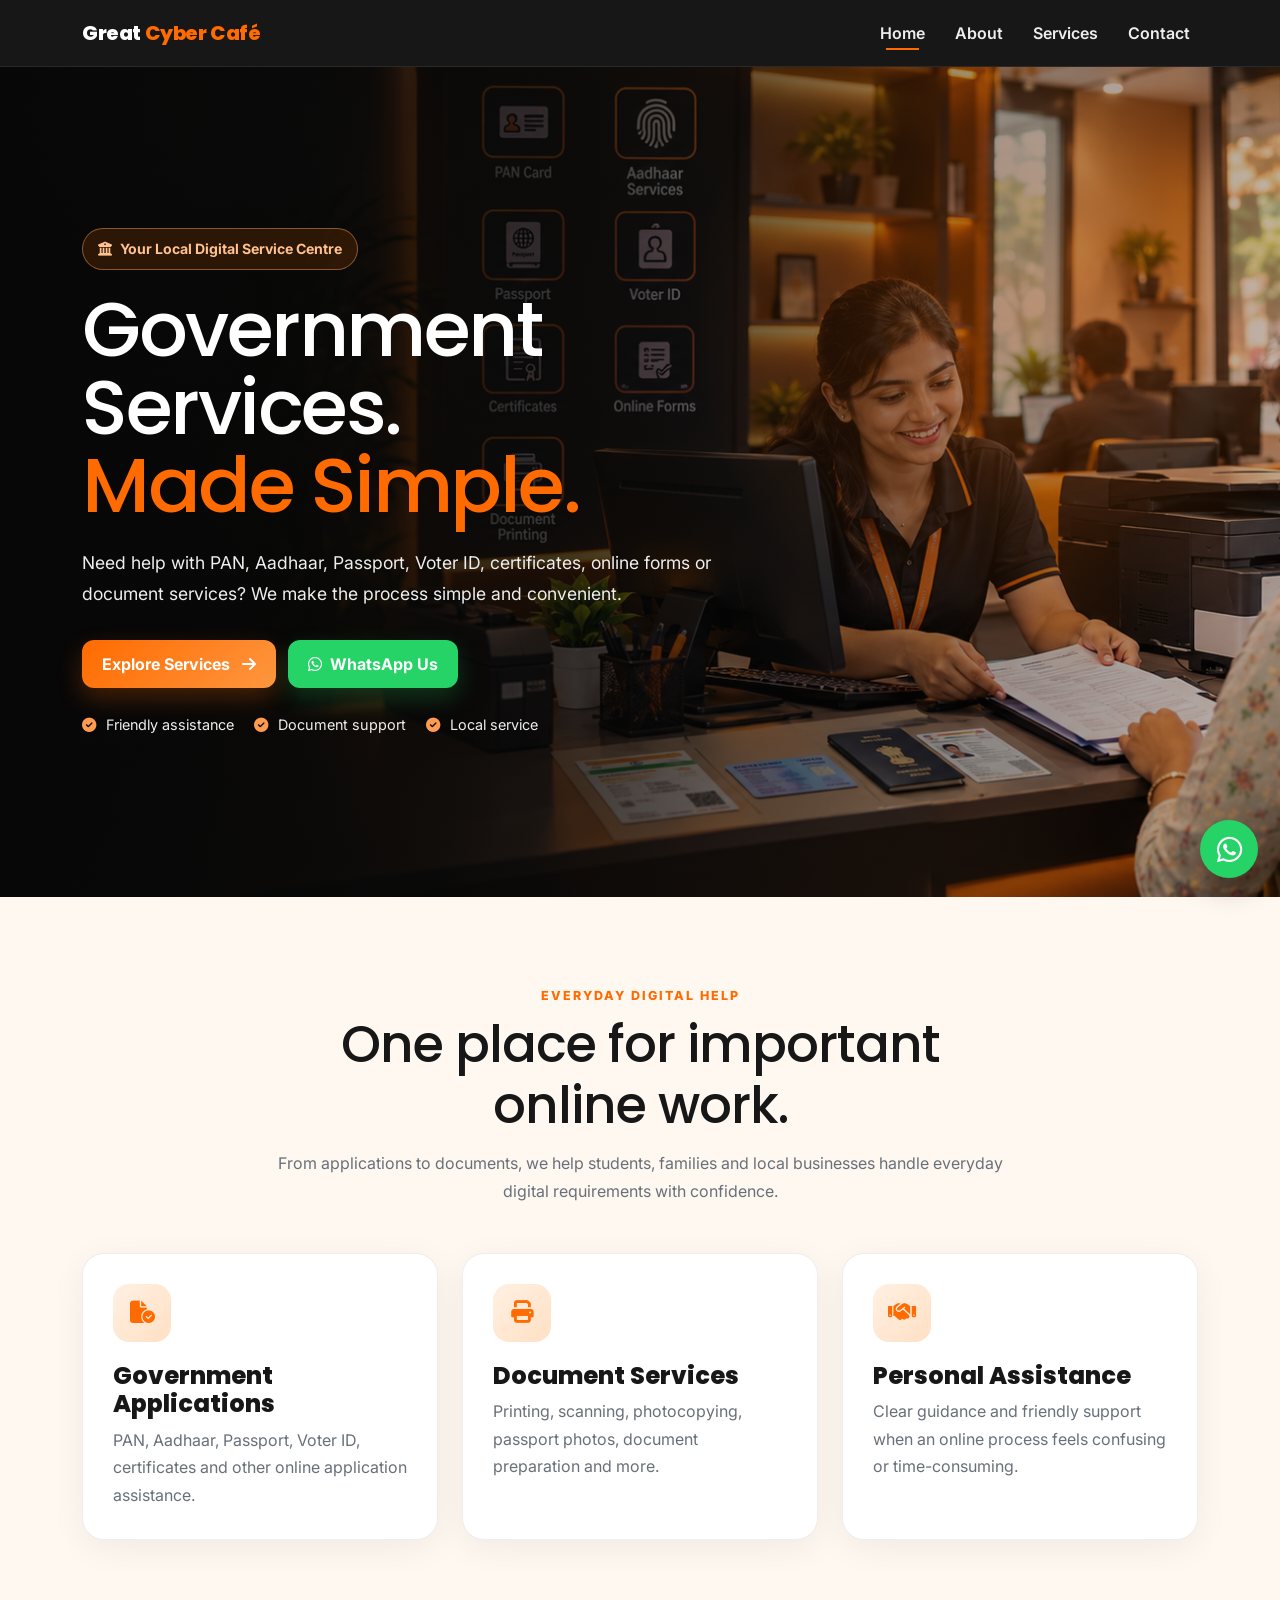
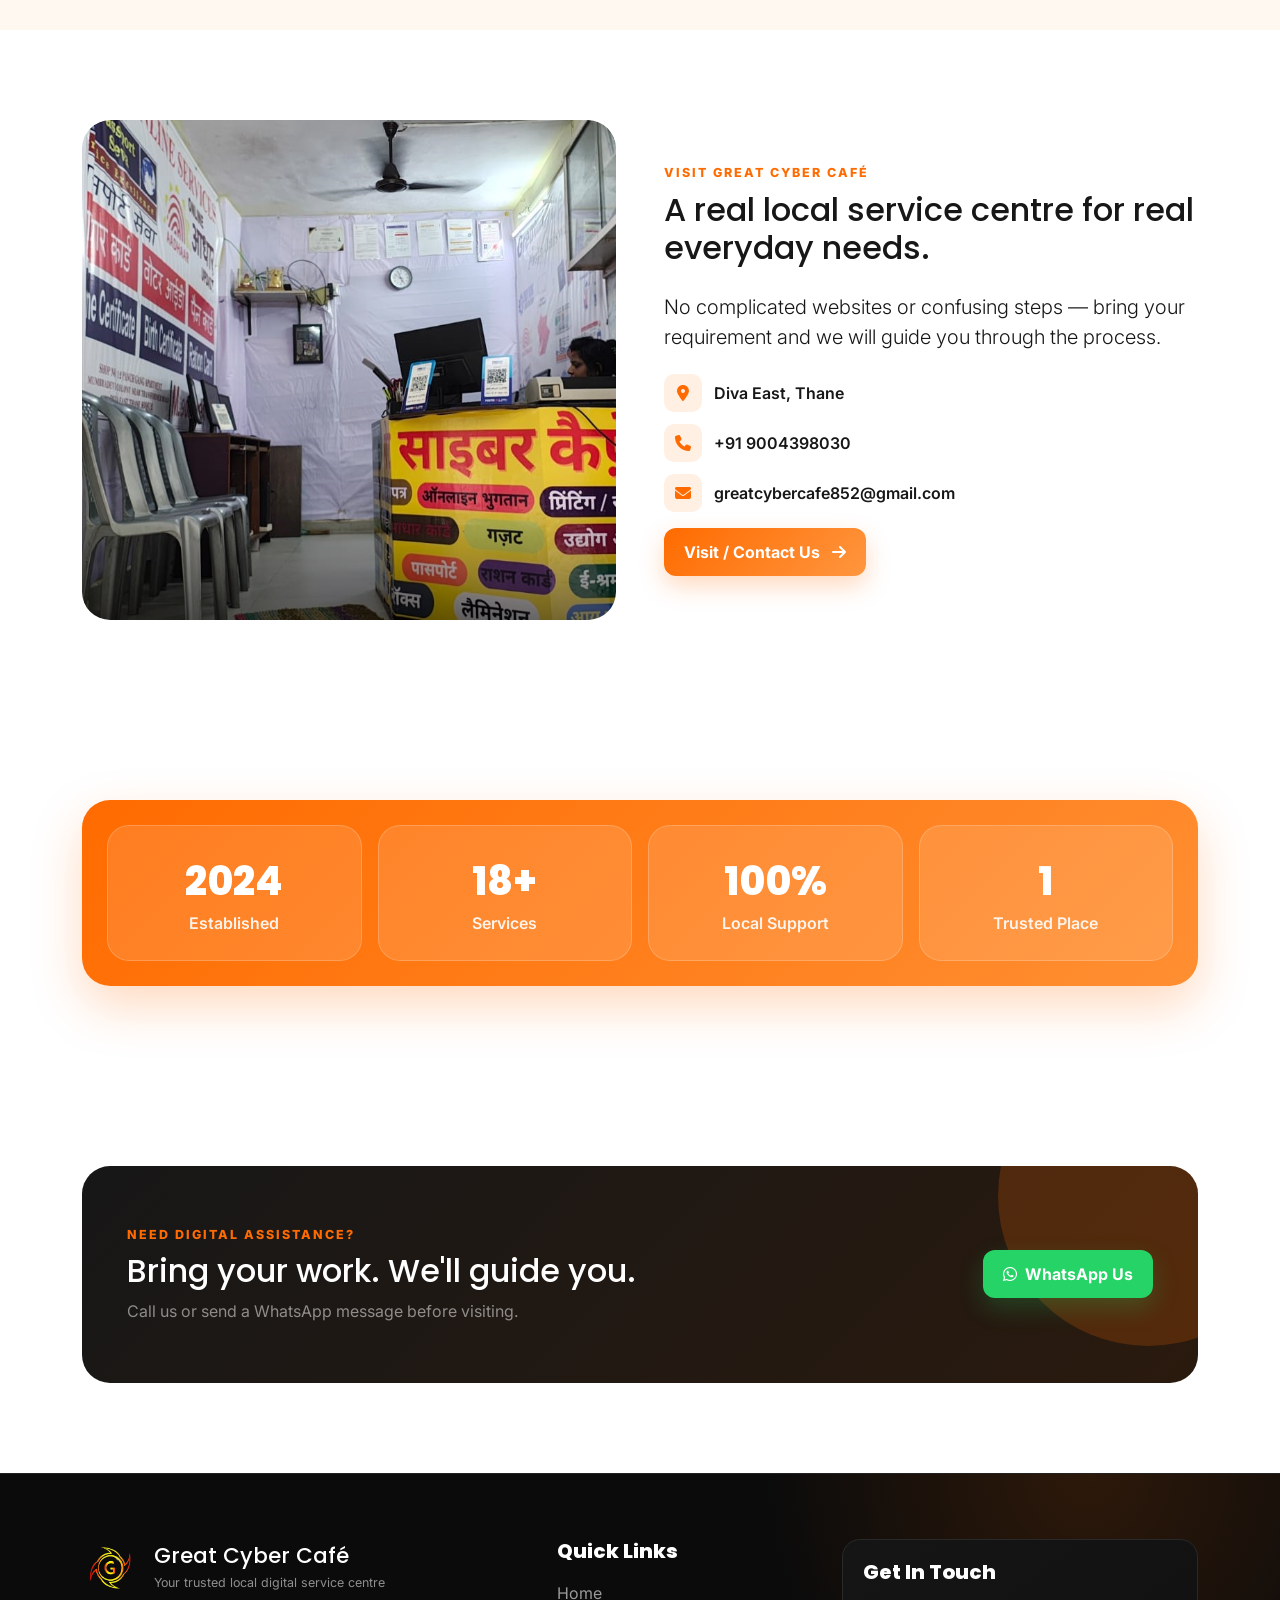
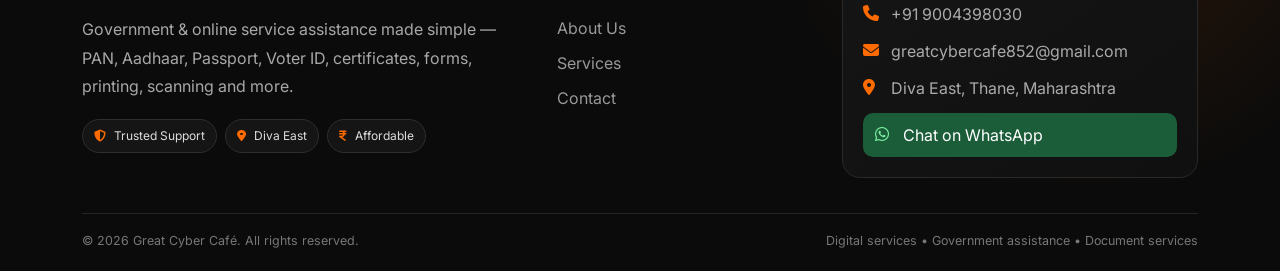
<file: index.html>
<!doctype html><html lang="en"><head><meta charset="utf-8"><meta name="viewport" content="width=device-width,initial-scale=1"><title>Great Cyber Café | Government & Digital Services</title><meta name="description" content="Great Cyber Café in Diva East, Thane — government form assistance, PAN, Aadhaar, passport, certificates, printing, scanning and online services."><link rel="icon" href="images/icon.png"><link rel="stylesheet" href="https://cdn.jsdelivr.net/npm/bootstrap@5.3.3/dist/css/bootstrap.min.css"><link rel="stylesheet" href="https://cdnjs.cloudflare.com/ajax/libs/font-awesome/6.6.0/css/all.min.css"><link rel="stylesheet" href="styles.css"></head><body><nav class="navbar navbar-expand-lg navbar-dark">
<div class="container">
<a class="navbar-brand" href="index.html">Great <span>Cyber Café</span></a>
<button class="navbar-toggler" type="button" data-bs-toggle="collapse" data-bs-target="#nav"><span class="navbar-toggler-icon"></span></button>
<div class="collapse navbar-collapse" id="nav"><ul class="navbar-nav ms-auto">
<li class="nav-item"><a class="nav-link" href="index.html">Home</a></li>
<li class="nav-item"><a class="nav-link" href="about.html">About</a></li>
<li class="nav-item"><a class="nav-link" href="services.html">Services</a></li>
<li class="nav-item"><a class="nav-link" href="contact.html">Contact</a></li>
</ul></div></div></nav><main>
<section class="hero hero-cafe"><div class="hero-overlay"></div><div class="container"><div class="hero-content reveal">
<span class="badge-orange"><i class="fas fa-building-columns"></i> Your Local Digital Service Centre</span>
<h1>Government Services.<br><span>Made Simple.</span></h1>
<p>Need help with PAN, Aadhaar, Passport, Voter ID, certificates, online forms or document services? We make the process simple and convenient.</p>
<div class="hero-actions"><a href="services.html" class="btn btn-orange">Explore Services <i class="fas fa-arrow-right ms-2"></i></a><a href="https://wa.me/919004398030?text=Hello%20Great%20Cyber%20Caf%C3%A9,%20I%20need%20help%20with%20a%20service." target="_blank" rel="noopener" class="btn btn-whatsapp"><i class="fab fa-whatsapp me-2"></i>WhatsApp Us</a></div>
<div class="hero-trust"><span><i class="fas fa-check-circle"></i> Friendly assistance</span><span><i class="fas fa-check-circle"></i> Document support</span><span><i class="fas fa-check-circle"></i> Local service</span></div>
</div></div></section>
<section class="section section-soft"><div class="container"><div class="section-heading reveal"><div class="eyebrow">Everyday Digital Help</div><h2>One place for important online work.</h2><p>From applications to documents, we help students, families and local businesses handle everyday digital requirements with confidence.</p></div>
<div class="row g-4"><div class="col-md-4 reveal"><div class="feature-card"><div class="icon-box"><i class="fas fa-file-circle-check"></i></div><h4>Government Applications</h4><p>PAN, Aadhaar, Passport, Voter ID, certificates and other online application assistance.</p></div></div>
<div class="col-md-4 reveal delay-1"><div class="feature-card"><div class="icon-box"><i class="fas fa-print"></i></div><h4>Document Services</h4><p>Printing, scanning, photocopying, passport photos, document preparation and more.</p></div></div>
<div class="col-md-4 reveal delay-2"><div class="feature-card"><div class="icon-box"><i class="fas fa-handshake"></i></div><h4>Personal Assistance</h4><p>Clear guidance and friendly support when an online process feels confusing or time-consuming.</p></div></div></div></div></section>
<section class="section"><div class="container"><div class="row align-items-center g-5"><div class="col-lg-6 reveal-left"><div class="image-card"><img src="images/photoshop.jpg.jpeg" class="about-image" alt="Great Cyber Café local service centre"></div></div><div class="col-lg-6 reveal-right"><div class="eyebrow">Visit Great Cyber Café</div><h2 class="mt-2 mb-4">A real local service centre for real everyday needs.</h2><p class="lead">No complicated websites or confusing steps — bring your requirement and we will guide you through the process.</p><div class="mini-points"><div><i class="fas fa-location-dot"></i><span>Diva East, Thane</span></div><div><i class="fas fa-phone"></i><span>+91 9004398030</span></div><div><i class="fas fa-envelope"></i><span>greatcybercafe852@gmail.com</span></div></div><a href="contact.html" class="btn btn-orange mt-3">Visit / Contact Us <i class="fas fa-arrow-right ms-2"></i></a></div></div></div></section>
</div>
</div></div></section>
<section class="section"><div class="container"><div class="stats-wrap"><div class="row g-3"><div class="col-6 col-lg-3"><div class="stat-card"><div class="stat-number">2024</div><div class="stat-label">Established</div></div></div><div class="col-6 col-lg-3"><div class="stat-card"><div class="stat-number">18+</div><div class="stat-label">Services</div></div></div><div class="col-6 col-lg-3"><div class="stat-card"><div class="stat-number">100%</div><div class="stat-label">Local Support</div></div></div><div class="col-6 col-lg-3"><div class="stat-card"><div class="stat-number">1</div><div class="stat-label">Trusted Place</div></div></div></div></div></div></section>
<section class="section"><div class="container"><div class="cta reveal"><div class="row align-items-center position-relative" style="z-index:1"><div class="col-lg-8"><div class="eyebrow">Need Digital Assistance?</div><h2 class="mt-2">Bring your work. We'll guide you.</h2><p class="mb-0 text-white-50">Call us or send a WhatsApp message before visiting.</p></div><div class="col-lg-4 text-lg-end mt-4 mt-lg-0"><a href="https://wa.me/919004398030?text=Hello%20Great%20Cyber%20Caf%C3%A9,%20I%20need%20help%20with%20a%20service." target="_blank" rel="noopener" class="btn btn-whatsapp"><i class="fab fa-whatsapp me-2"></i>WhatsApp Us</a></div></div></div></div></section>
</main><footer class="site-footer">
<div class="container">
  <div class="footer-main row g-4">
    <div class="col-lg-5 footer-brand-col">
      <div class="footer-brand-row"><img src="images/logo-removebg-preview.png" class="footer-logo" alt="Great Cyber Café logo"><div><h3>Great Cyber Café</h3><span>Your trusted local digital service centre</span></div></div>
      <p class="footer-about">Government & online service assistance made simple — PAN, Aadhaar, Passport, Voter ID, certificates, forms, printing, scanning and more.</p>
      <div class="footer-badges"><span><i class="fas fa-shield-halved"></i> Trusted Support</span><span><i class="fas fa-location-dot"></i> Diva East</span><span><i class="fas fa-indian-rupee-sign"></i> Affordable</span></div>
    </div>
    <div class="col-sm-6 col-lg-3 footer-links-col">
      <h5>Quick Links</h5>
      <ul class="footer-links"><li><a href="index.html">Home</a></li><li><a href="about.html">About Us</a></li><li><a href="services.html">Services</a></li><li><a href="contact.html">Contact</a></li></ul>
    </div>

    <div class="col-lg-4 footer-contact-col">
      <div class="footer-contact-box">
        <h5>Get In Touch</h5>
        <a href="tel:+919004398030"><i class="fas fa-phone"></i><span>+91 9004398030</span></a>
        <a href="mailto:greatcybercafe852@gmail.com"><i class="fas fa-envelope"></i><span>greatcybercafe852@gmail.com</span></a>
        <p><i class="fas fa-location-dot"></i><span>Diva East, Thane, Maharashtra</span></p>
        <a class="footer-whatsapp" href="https://wa.me/919004398030?text=Hello%20Great%20Cyber%20Caf%C3%A9,%20I%20need%20help%20with%20a%20digital%20service." target="_blank" rel="noopener"><i class="fab fa-whatsapp"></i> Chat on WhatsApp</a>
      </div>
    </div>
  </div>
  <div class="footer-bottom"><span>© <span id="year"></span> Great Cyber Café. All rights reserved.</span><span>Digital services • Government assistance • Document services</span></div>
</div></footer>
<a class="whatsapp-float" href="https://wa.me/919004398030?text=Hello%20Great%20Cyber%20Caf%C3%A9,%20I%20need%20help%20with%20a%20digital%20service." target="_blank" rel="noopener" aria-label="Chat with Great Cyber Café on WhatsApp"><i class="fab fa-whatsapp"></i><span>Chat with us</span></a><script src="https://cdn.jsdelivr.net/npm/bootstrap@5.3.3/dist/js/bootstrap.bundle.min.js"></script><script src="script.js"></script></body></html>
</file>
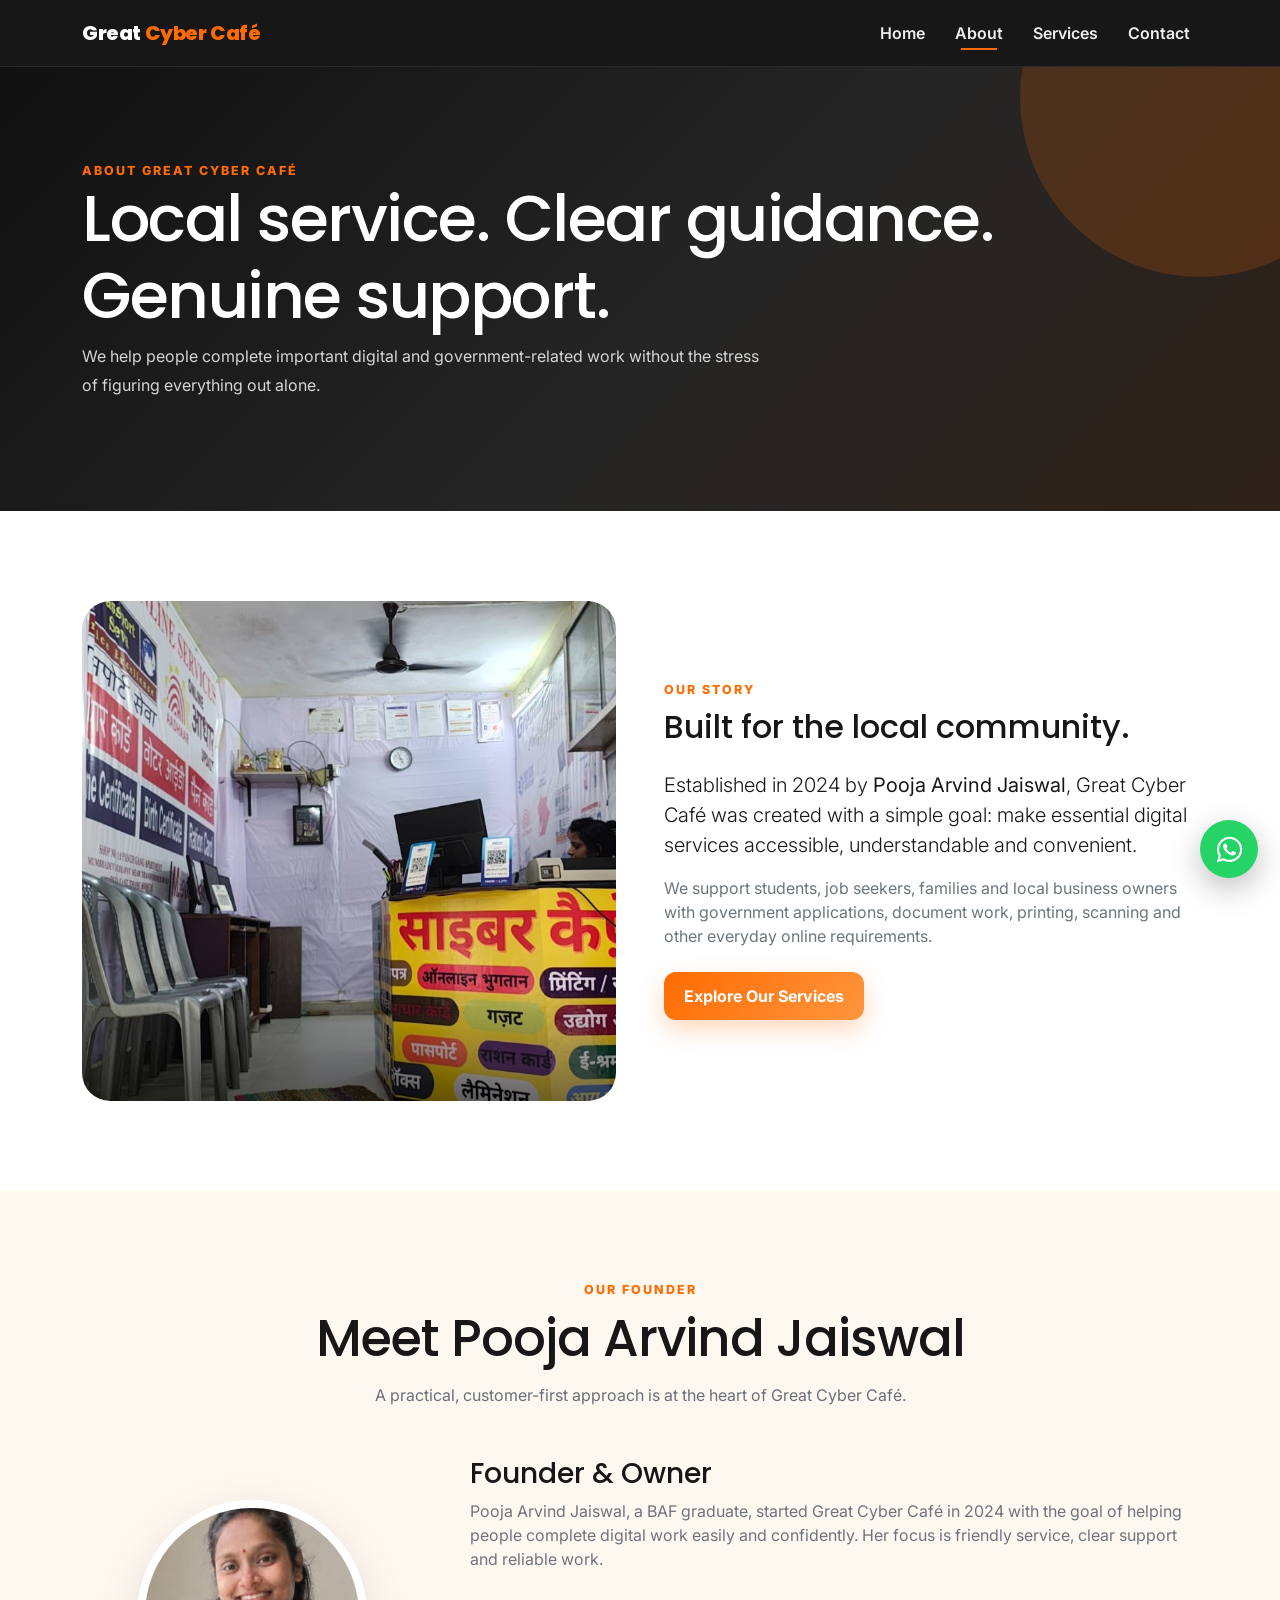
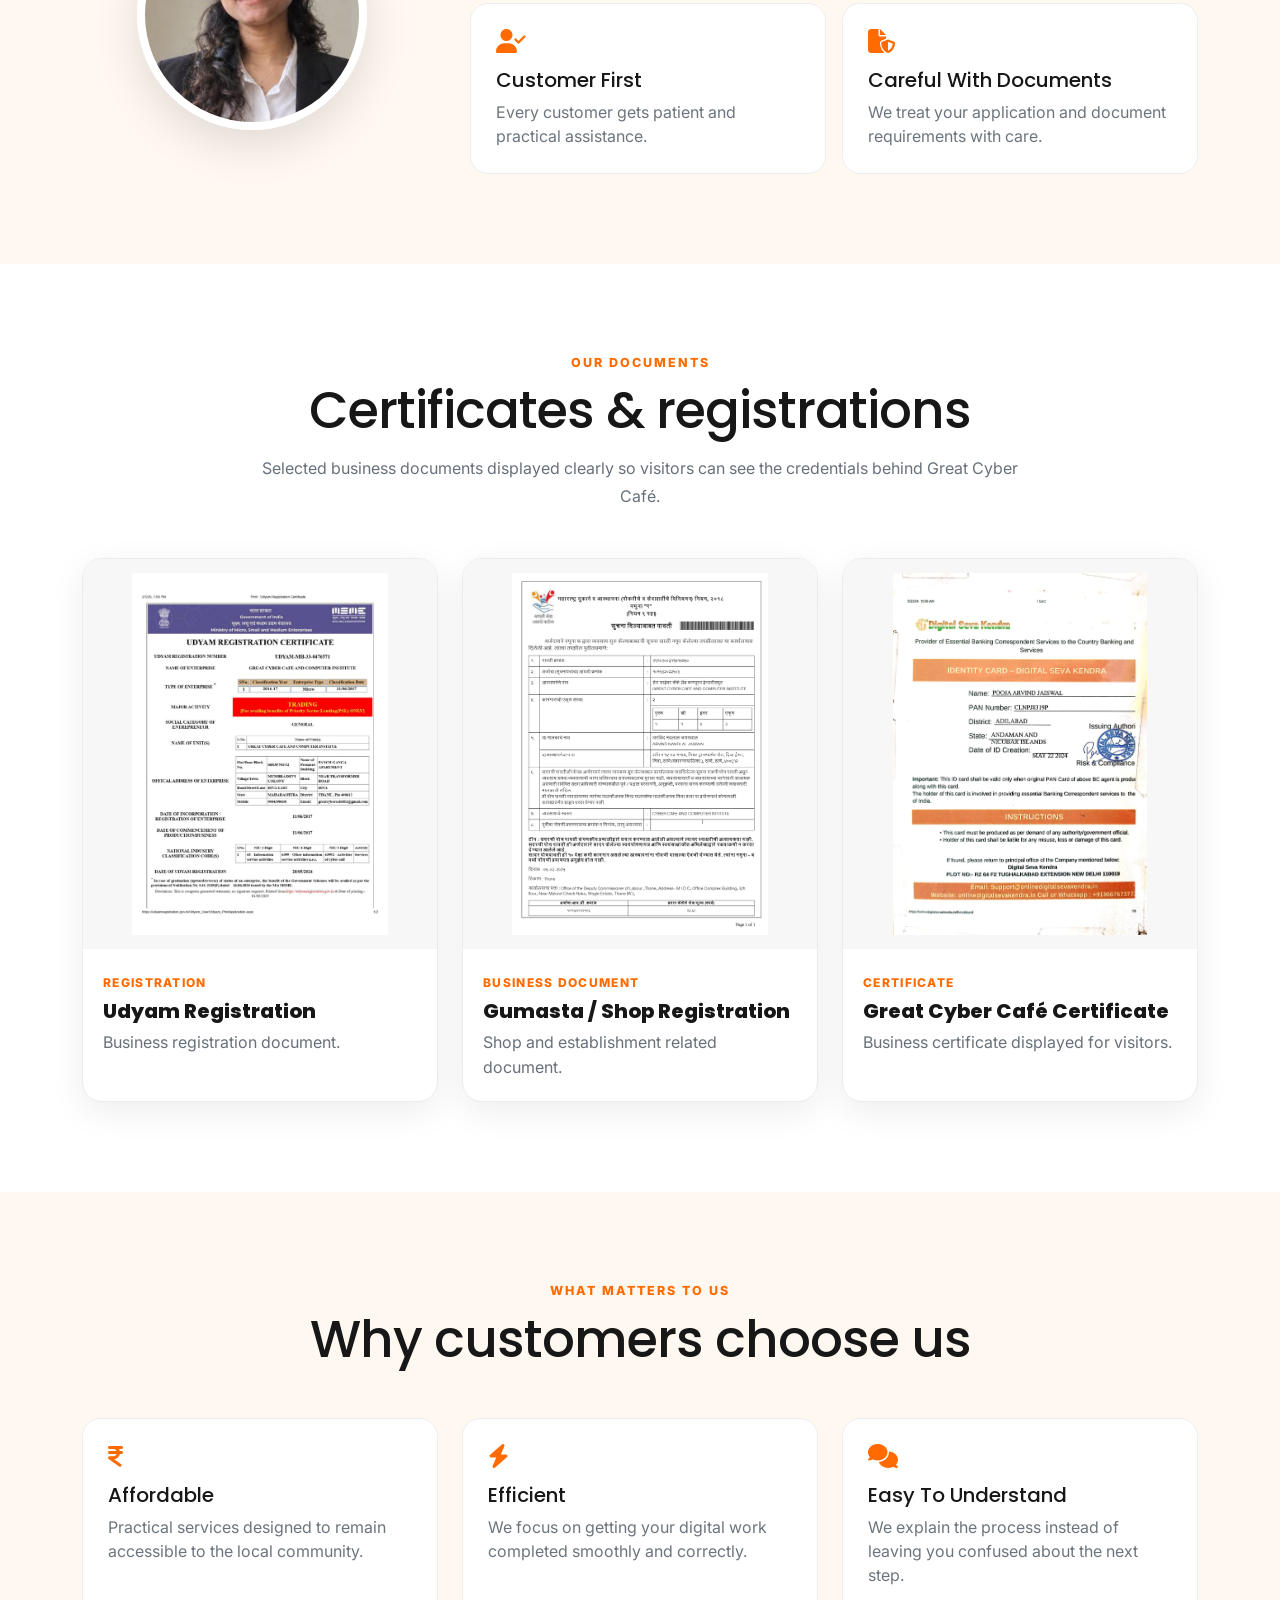
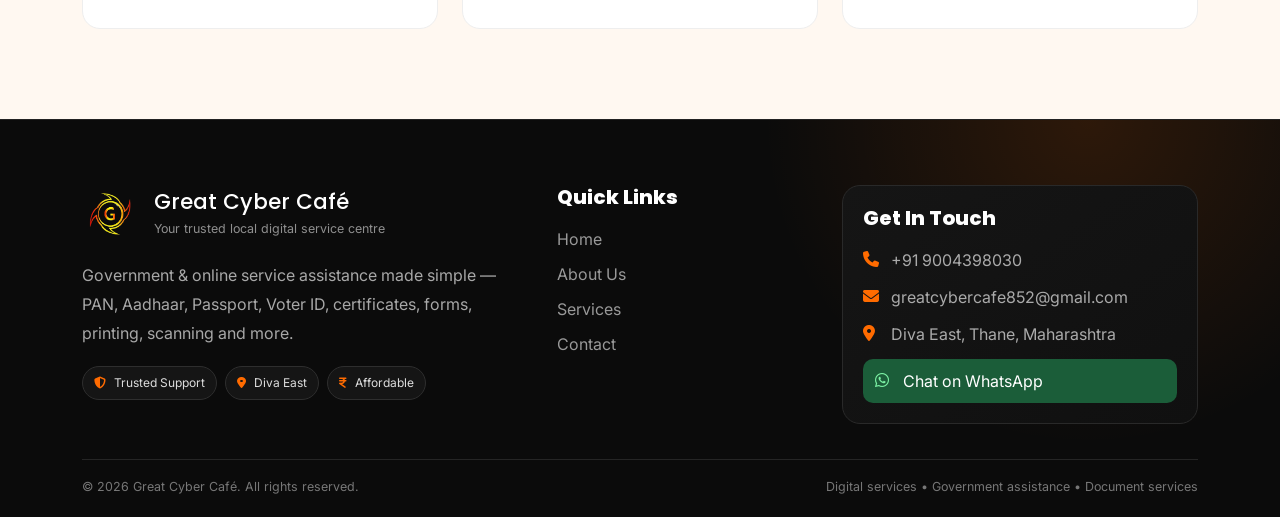
<file: about.html>
<!doctype html><html lang="en"><head><meta charset="utf-8"><meta name="viewport" content="width=device-width,initial-scale=1"><title>About Us | Great Cyber Café</title><meta name="description" content="Learn about Great Cyber Café, its founder and local digital service centre in Diva East, Thane."><link rel="icon" href="images/icon.png"><link rel="stylesheet" href="https://cdn.jsdelivr.net/npm/bootstrap@5.3.3/dist/css/bootstrap.min.css"><link rel="stylesheet" href="https://cdnjs.cloudflare.com/ajax/libs/font-awesome/6.6.0/css/all.min.css"><link rel="stylesheet" href="styles.css"></head><body><nav class="navbar navbar-expand-lg navbar-dark">
<div class="container">
<a class="navbar-brand" href="index.html">Great <span>Cyber Café</span></a>
<button class="navbar-toggler" type="button" data-bs-toggle="collapse" data-bs-target="#nav"><span class="navbar-toggler-icon"></span></button>
<div class="collapse navbar-collapse" id="nav"><ul class="navbar-nav ms-auto">
<li class="nav-item"><a class="nav-link" href="index.html">Home</a></li>
<li class="nav-item"><a class="nav-link" href="about.html">About</a></li>
<li class="nav-item"><a class="nav-link" href="services.html">Services</a></li>
<li class="nav-item"><a class="nav-link" href="contact.html">Contact</a></li>
</ul></div></div></nav><section class="page-hero page-hero-civic"><div class="container position-relative" style="z-index:1"><div class="reveal"><div class="eyebrow">About Great Cyber Café</div><h1>Local service. Clear guidance. Genuine support.</h1><p>We help people complete important digital and government-related work without the stress of figuring everything out alone.</p></div></div></section>
<section class="section"><div class="container"><div class="row align-items-center g-5"><div class="col-lg-6 reveal-left"><div class="image-card"><img src="images/photoshop.jpg.jpeg" class="about-image" alt="Great Cyber Café shop interior"></div></div><div class="col-lg-6 reveal-right"><div class="eyebrow">Our Story</div><h2 class="mt-2 mb-4">Built for the local community.</h2><p class="lead">Established in 2024 by <strong>Pooja Arvind Jaiswal</strong>, Great Cyber Café was created with a simple goal: make essential digital services accessible, understandable and convenient.</p><p class="text-secondary">We support students, job seekers, families and local business owners with government applications, document work, printing, scanning and other everyday online requirements.</p><a href="services.html" class="btn btn-orange mt-2">Explore Our Services</a></div></div></div></section>
<section class="section section-soft"><div class="container"><div class="section-heading reveal"><div class="eyebrow">Our Founder</div><h2>Meet Pooja Arvind Jaiswal</h2><p>A practical, customer-first approach is at the heart of Great Cyber Café.</p></div><div class="row align-items-center g-5"><div class="col-md-4 text-center reveal"><img src="images/pooja.jpeg" class="owner-photo" alt="Pooja Arvind Jaiswal"></div><div class="col-md-8 reveal-right"><h3>Founder & Owner</h3><p class="text-secondary">Pooja Arvind Jaiswal, a BAF graduate, started Great Cyber Café in 2024 with the goal of helping people complete digital work easily and confidently. Her focus is friendly service, clear support and reliable work.</p><div class="row g-3 mt-3"><div class="col-sm-6"><div class="why-box"><i class="fas fa-user-check"></i><h5>Customer First</h5><p class="text-secondary mb-0">Every customer gets patient and practical assistance.</p></div></div><div class="col-sm-6"><div class="why-box"><i class="fas fa-file-shield"></i><h5>Careful With Documents</h5><p class="text-secondary mb-0">We treat your application and document requirements with care.</p></div></div></div></div></div></div></section>
<section class="section" id="certificates"><div class="container"><div class="section-heading reveal"><div class="eyebrow">Our Documents</div><h2>Certificates & registrations</h2><p>Selected business documents displayed clearly so visitors can see the credentials behind Great Cyber Café.</p></div><div class="row g-4 certificate-grid">
<div class="col-md-4 reveal"><div class="certificate-card certificate-large"><div class="certificate-image"><img src="images/udyam.jpg" alt="Udyam registration certificate"></div><div class="certificate-info"><span>Registration</span><h5>Udyam Registration</h5><p>Business registration document.</p></div></div></div>
<div class="col-md-4 reveal delay-1"><div class="certificate-card certificate-large"><div class="certificate-image"><img src="images/gomasta.jpg" alt="Gumasta business registration document"></div><div class="certificate-info"><span>Business Document</span><h5>Gumasta / Shop Registration</h5><p>Shop and establishment related document.</p></div></div></div>
<div class="col-md-4 reveal delay-2"><div class="certificate-card certificate-large"><div class="certificate-image"><img src="images/certifi_1 (2).jpeg" alt="Great Cyber Café certificate"></div><div class="certificate-info"><span>Certificate</span><h5>Great Cyber Café Certificate</h5><p>Business certificate displayed for visitors.</p></div></div></div>
</div></div></section>
<section class="section section-soft"><div class="container"><div class="section-heading reveal"><div class="eyebrow">What Matters To Us</div><h2>Why customers choose us</h2></div><div class="row g-4"><div class="col-md-4 reveal"><div class="why-box"><i class="fas fa-indian-rupee-sign"></i><h5>Affordable</h5><p class="text-secondary">Practical services designed to remain accessible to the local community.</p></div></div><div class="col-md-4 reveal delay-1"><div class="why-box"><i class="fas fa-bolt"></i><h5>Efficient</h5><p class="text-secondary">We focus on getting your digital work completed smoothly and correctly.</p></div></div><div class="col-md-4 reveal delay-2"><div class="why-box"><i class="fas fa-comments"></i><h5>Easy To Understand</h5><p class="text-secondary">We explain the process instead of leaving you confused about the next step.</p></div></div></div></div></section><footer class="site-footer">
<div class="container">
  <div class="footer-main row g-4">
    <div class="col-lg-5 footer-brand-col">
      <div class="footer-brand-row"><img src="images/logo-removebg-preview.png" class="footer-logo" alt="Great Cyber Café logo"><div><h3>Great Cyber Café</h3><span>Your trusted local digital service centre</span></div></div>
      <p class="footer-about">Government & online service assistance made simple — PAN, Aadhaar, Passport, Voter ID, certificates, forms, printing, scanning and more.</p>
      <div class="footer-badges"><span><i class="fas fa-shield-halved"></i> Trusted Support</span><span><i class="fas fa-location-dot"></i> Diva East</span><span><i class="fas fa-indian-rupee-sign"></i> Affordable</span></div>
    </div>
    <div class="col-sm-6 col-lg-3 footer-links-col">
      <h5>Quick Links</h5>
      <ul class="footer-links"><li><a href="index.html">Home</a></li><li><a href="about.html">About Us</a></li><li><a href="services.html">Services</a></li><li><a href="contact.html">Contact</a></li></ul>
    </div>

    <div class="col-lg-4 footer-contact-col">
      <div class="footer-contact-box">
        <h5>Get In Touch</h5>
        <a href="tel:+919004398030"><i class="fas fa-phone"></i><span>+91 9004398030</span></a>
        <a href="mailto:greatcybercafe852@gmail.com"><i class="fas fa-envelope"></i><span>greatcybercafe852@gmail.com</span></a>
        <p><i class="fas fa-location-dot"></i><span>Diva East, Thane, Maharashtra</span></p>
        <a class="footer-whatsapp" href="https://wa.me/919004398030?text=Hello%20Great%20Cyber%20Caf%C3%A9,%20I%20need%20help%20with%20a%20digital%20service." target="_blank" rel="noopener"><i class="fab fa-whatsapp"></i> Chat on WhatsApp</a>
      </div>
    </div>
  </div>
  <div class="footer-bottom"><span>© <span id="year"></span> Great Cyber Café. All rights reserved.</span><span>Digital services • Government assistance • Document services</span></div>
</div></footer>
<a class="whatsapp-float" href="https://wa.me/919004398030?text=Hello%20Great%20Cyber%20Caf%C3%A9,%20I%20need%20help%20with%20a%20digital%20service." target="_blank" rel="noopener" aria-label="Chat with Great Cyber Café on WhatsApp"><i class="fab fa-whatsapp"></i><span>Chat with us</span></a><script src="https://cdn.jsdelivr.net/npm/bootstrap@5.3.3/dist/js/bootstrap.bundle.min.js"></script><script src="script.js"></script></body></html>
</file>
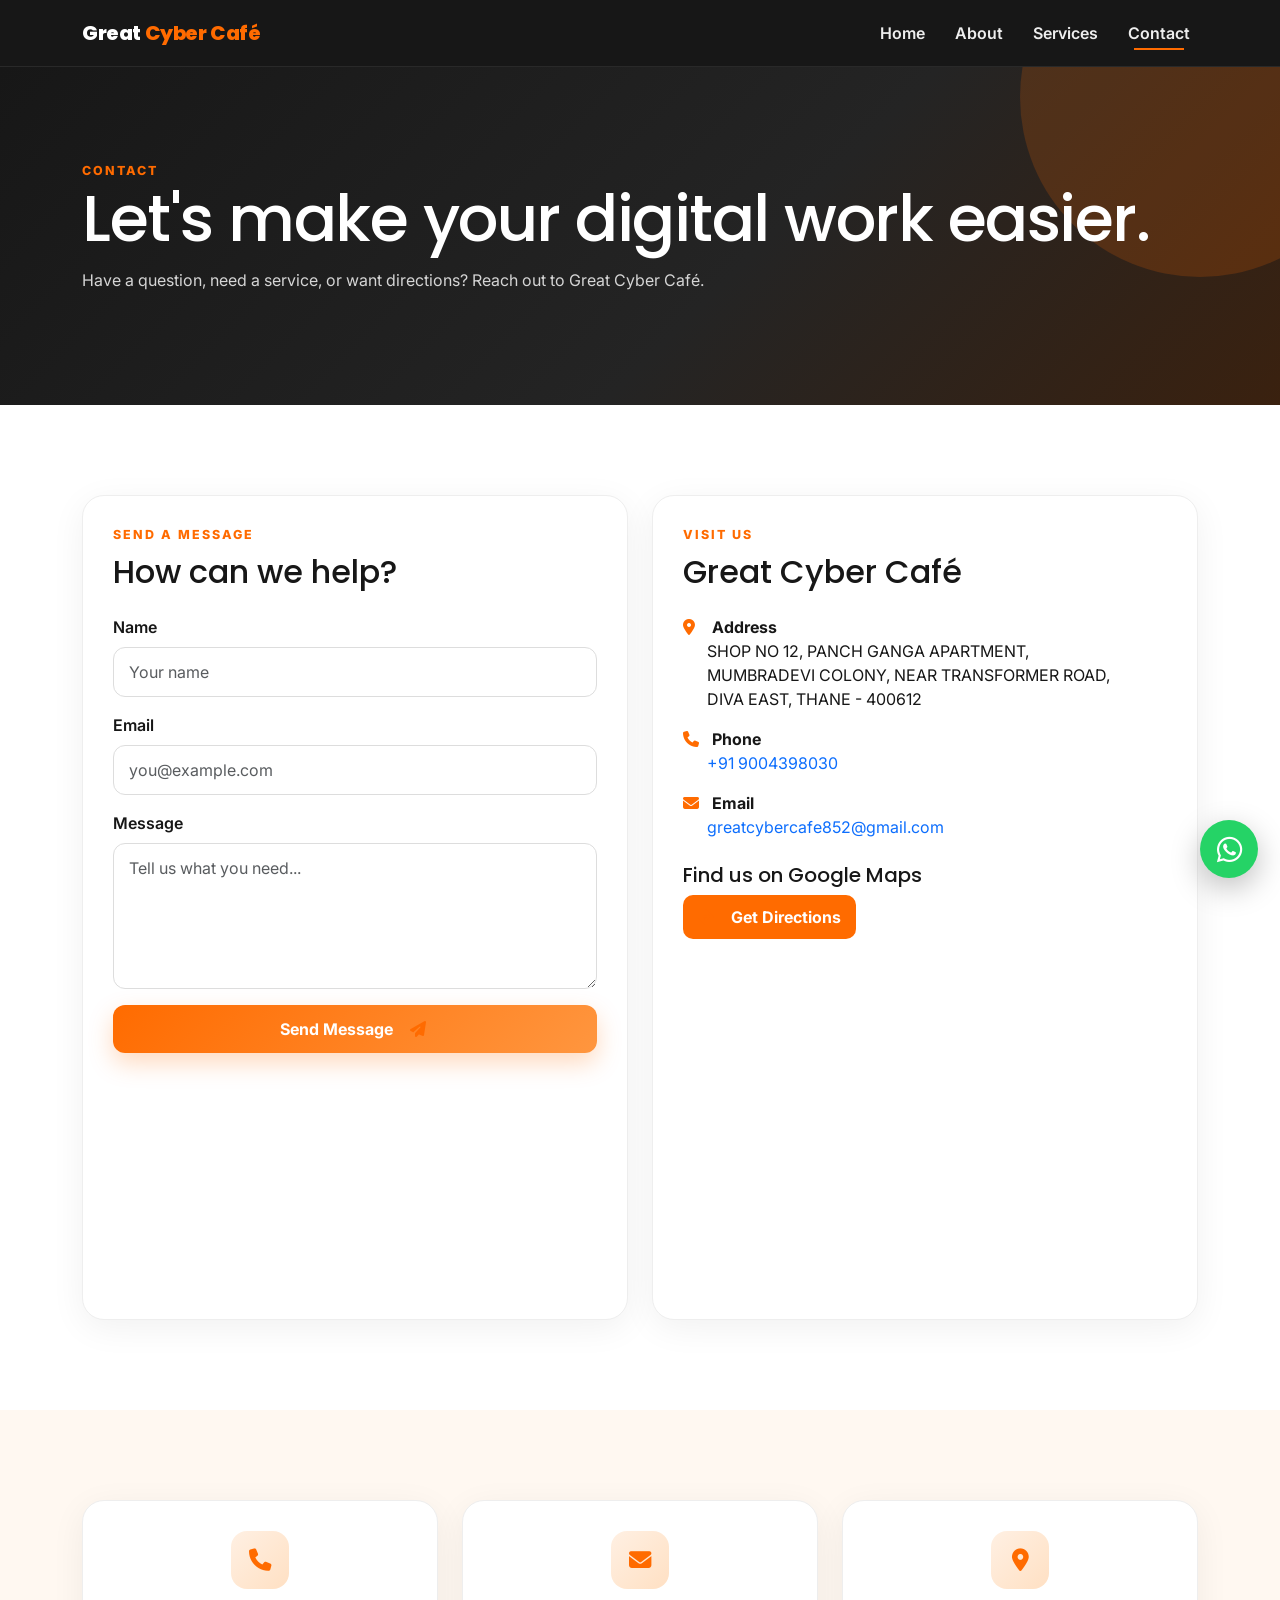
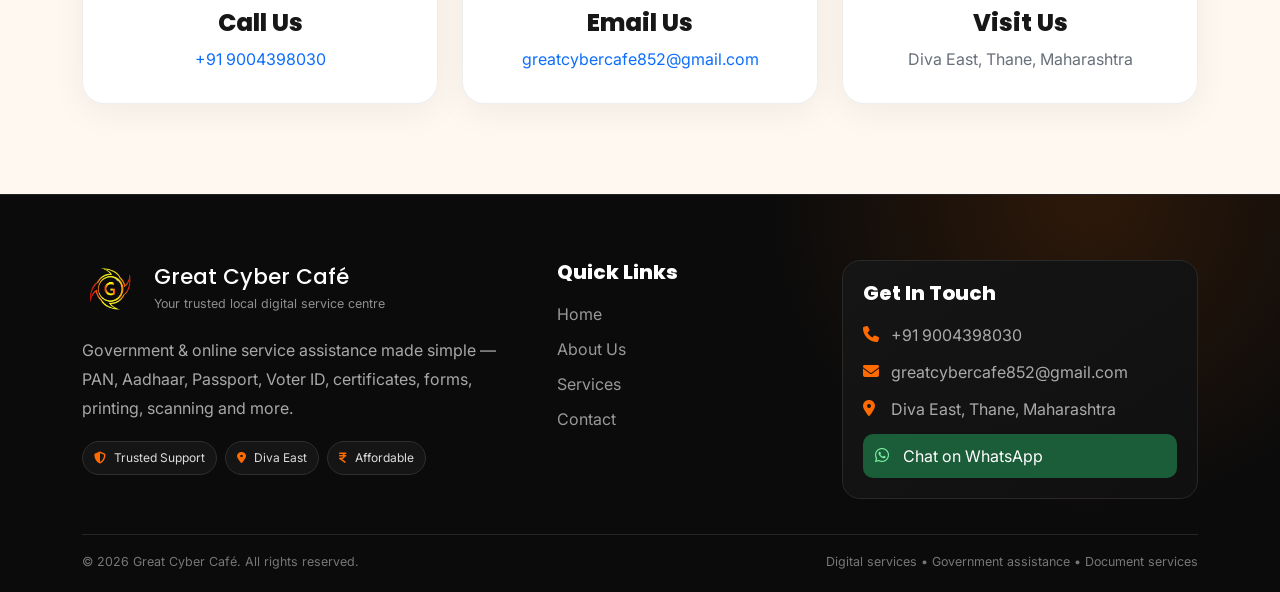
<file: contact.html>
<!doctype html><html lang="en"><head><meta charset="utf-8"><meta name="viewport" content="width=device-width,initial-scale=1"><title>Contact | Great Cyber Café</title><meta name="description" content="Great Cyber Café - reliable digital and online services in Diva East, Thane."><link rel="icon" href="images/icon.png"><link rel="stylesheet" href="https://cdn.jsdelivr.net/npm/bootstrap@5.3.3/dist/css/bootstrap.min.css"><link rel="stylesheet" href="https://cdnjs.cloudflare.com/ajax/libs/font-awesome/6.6.0/css/all.min.css"><link rel="stylesheet" href="styles.css"></head><body><nav class="navbar navbar-expand-lg navbar-dark"><div class="container">
<a class="navbar-brand" href="index.html">Great <span>Cyber Café</span></a>
<button class="navbar-toggler" type="button" data-bs-toggle="collapse" data-bs-target="#nav"><span class="navbar-toggler-icon"></span></button>
<div class="collapse navbar-collapse" id="nav"><ul class="navbar-nav ms-auto">
<li class="nav-item"><a class="nav-link" href="index.html">Home</a></li><li class="nav-item"><a class="nav-link" href="about.html">About</a></li><li class="nav-item"><a class="nav-link" href="services.html">Services</a></li><li class="nav-item"><a class="nav-link" href="contact.html">Contact</a></li>
</ul></div></div></nav>
<section class="page-hero"><div class="container position-relative" style="z-index:1"><div class="reveal"><div class="eyebrow">Contact</div><h1>Let's make your digital work easier.</h1><p>Have a question, need a service, or want directions? Reach out to Great Cyber Café.</p></div></div></section>
<section class="section"><div class="container"><div class="row g-4"><div class="col-lg-6 reveal-left"><div class="contact-card h-100"><div class="eyebrow">Send A Message</div><h2 class="mt-2 mb-4">How can we help?</h2><form id="contactForm"><div class="mb-3"><label class="form-label fw-semibold">Name</label><input class="form-control" placeholder="Your name" required></div><div class="mb-3"><label class="form-label fw-semibold">Email</label><input type="email" class="form-control" placeholder="you@example.com" required></div><div class="mb-3"><label class="form-label fw-semibold">Message</label><textarea class="form-control" rows="5" placeholder="Tell us what you need..." required></textarea></div><button class="btn btn-orange w-100" type="submit">Send Message <i class="fas fa-paper-plane ms-2"></i></button></form><div id="successMessage" class="alert alert-success mt-3 d-none">Your message has been sent successfully!</div></div></div>
<div class="col-lg-6 reveal-right"><div class="contact-card h-100"><div class="eyebrow">Visit Us</div><h2 class="mt-2 mb-4">Great Cyber Café</h2><p><i class="fas fa-location-dot"></i><strong> Address</strong><br><span class="ms-4">SHOP NO 12, PANCH GANGA APARTMENT,<br><span class="ms-4">MUMBRADEVI COLONY, NEAR TRANSFORMER ROAD,<br><span class="ms-4">DIVA EAST, THANE - 400612</span></span></span></p><p><i class="fas fa-phone"></i><strong> Phone</strong><br><a class="ms-4" href="tel:+919004398030">+91 9004398030</a></p><p><i class="fas fa-envelope"></i><strong> Email</strong><br><a class="ms-4" href="mailto:greatcybercafe852@gmail.com">greatcybercafe852@gmail.com</a></p><div class="mt-4">
<h5>Find us on Google Maps</h5>
<div class="map-actions"><a class="map-direction-btn" href="https://www.google.com/maps/place/Great+Cyber+Cafe/@19.1858417,73.0469108,17z/data=!4m12!1m5!3m4!2zMTnCsDExJzA5LjAiTiA3M8KwMDInNTguMiJF!8m2!3d19.1858417!4d73.0494857!3m5!1s0x3be7bffd2014ac51:0xee956d60d7815b81!8m2!3d19.1866139!4d73.04664!16s%2Fg%2F11yh1ck5cs?hl=en&entry=ttu&g_ep=EgoyMDI2MDkzMC4wIKXMDSoASAFQAw%3D%3D" target="_blank" rel="noopener"><i class="fas fa-diamond-turn-right"></i> Get Directions</a></div><iframe class="map-frame" src="https://www.google.com/maps?q=19.1866139,73.04664&z=17&output=embed" allowfullscreen loading="lazy" referrerpolicy="no-referrer-when-downgrade"></iframe></div></div></div></div></div></section>
<section class="section section-soft"><div class="container"><div class="row g-4"><div class="col-md-4 reveal"><div class="feature-card text-center"><div class="icon-box mx-auto"><i class="fas fa-phone"></i></div><h4>Call Us</h4><p><a href="tel:+919004398030">+91 9004398030</a></p></div></div><div class="col-md-4 reveal delay-1"><div class="feature-card text-center"><div class="icon-box mx-auto"><i class="fas fa-envelope"></i></div><h4>Email Us</h4><p><a href="mailto:greatcybercafe852@gmail.com">greatcybercafe852@gmail.com</a></p></div></div><div class="col-md-4 reveal delay-2"><div class="feature-card text-center"><div class="icon-box mx-auto"><i class="fas fa-location-dot"></i></div><h4>Visit Us</h4><p>Diva East, Thane, Maharashtra</p></div></div></div></div></section>
<footer class="site-footer">
<div class="container">
  <div class="footer-main row g-4">
    <div class="col-lg-5 footer-brand-col">
      <div class="footer-brand-row"><img src="images/logo-removebg-preview.png" class="footer-logo" alt="Great Cyber Café logo"><div><h3>Great Cyber Café</h3><span>Your trusted local digital service centre</span></div></div>
      <p class="footer-about">Government & online service assistance made simple — PAN, Aadhaar, Passport, Voter ID, certificates, forms, printing, scanning and more.</p>
      <div class="footer-badges"><span><i class="fas fa-shield-halved"></i> Trusted Support</span><span><i class="fas fa-location-dot"></i> Diva East</span><span><i class="fas fa-indian-rupee-sign"></i> Affordable</span></div>
    </div>
    <div class="col-sm-6 col-lg-3 footer-links-col">
      <h5>Quick Links</h5>
      <ul class="footer-links"><li><a href="index.html">Home</a></li><li><a href="about.html">About Us</a></li><li><a href="services.html">Services</a></li><li><a href="contact.html">Contact</a></li></ul>
    </div>

    <div class="col-lg-4 footer-contact-col">
      <div class="footer-contact-box">
        <h5>Get In Touch</h5>
        <a href="tel:+919004398030"><i class="fas fa-phone"></i><span>+91 9004398030</span></a>
        <a href="mailto:greatcybercafe852@gmail.com"><i class="fas fa-envelope"></i><span>greatcybercafe852@gmail.com</span></a>
        <p><i class="fas fa-location-dot"></i><span>Diva East, Thane, Maharashtra</span></p>
        <a class="footer-whatsapp" href="https://wa.me/919004398030?text=Hello%20Great%20Cyber%20Caf%C3%A9,%20I%20need%20help%20with%20a%20digital%20service." target="_blank" rel="noopener"><i class="fab fa-whatsapp"></i> Chat on WhatsApp</a>
      </div>
    </div>
  </div>
  <div class="footer-bottom"><span>© <span id="year"></span> Great Cyber Café. All rights reserved.</span><span>Digital services • Government assistance • Document services</span></div>
</div></footer>
<a class="whatsapp-float" href="https://wa.me/919004398030?text=Hello%20Great%20Cyber%20Caf%C3%A9,%20I%20need%20help%20with%20a%20digital%20service." target="_blank" rel="noopener" aria-label="Chat with Great Cyber Café on WhatsApp"><i class="fab fa-whatsapp"></i><span>Chat with us</span></a><script src="https://cdn.jsdelivr.net/npm/bootstrap@5.3.3/dist/js/bootstrap.bundle.min.js"></script><script src="script.js"></script></body></html>
</file>
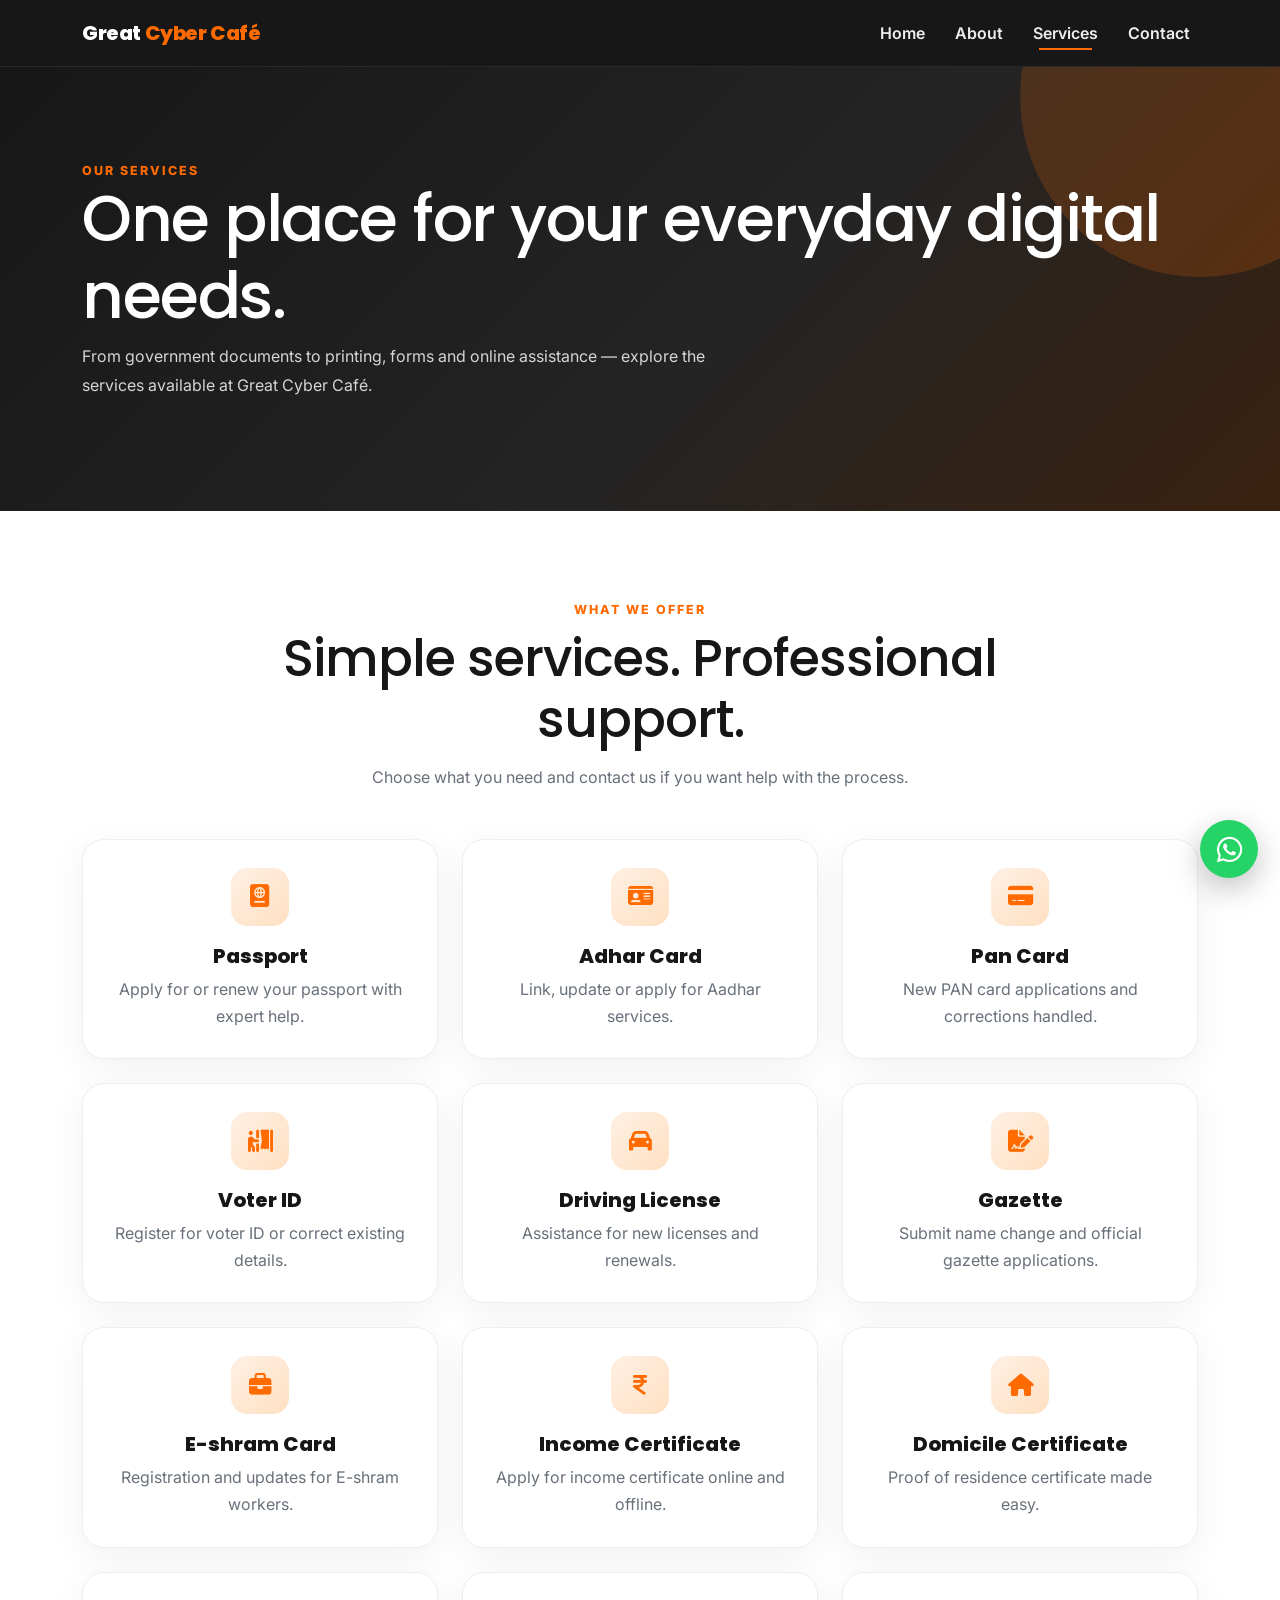
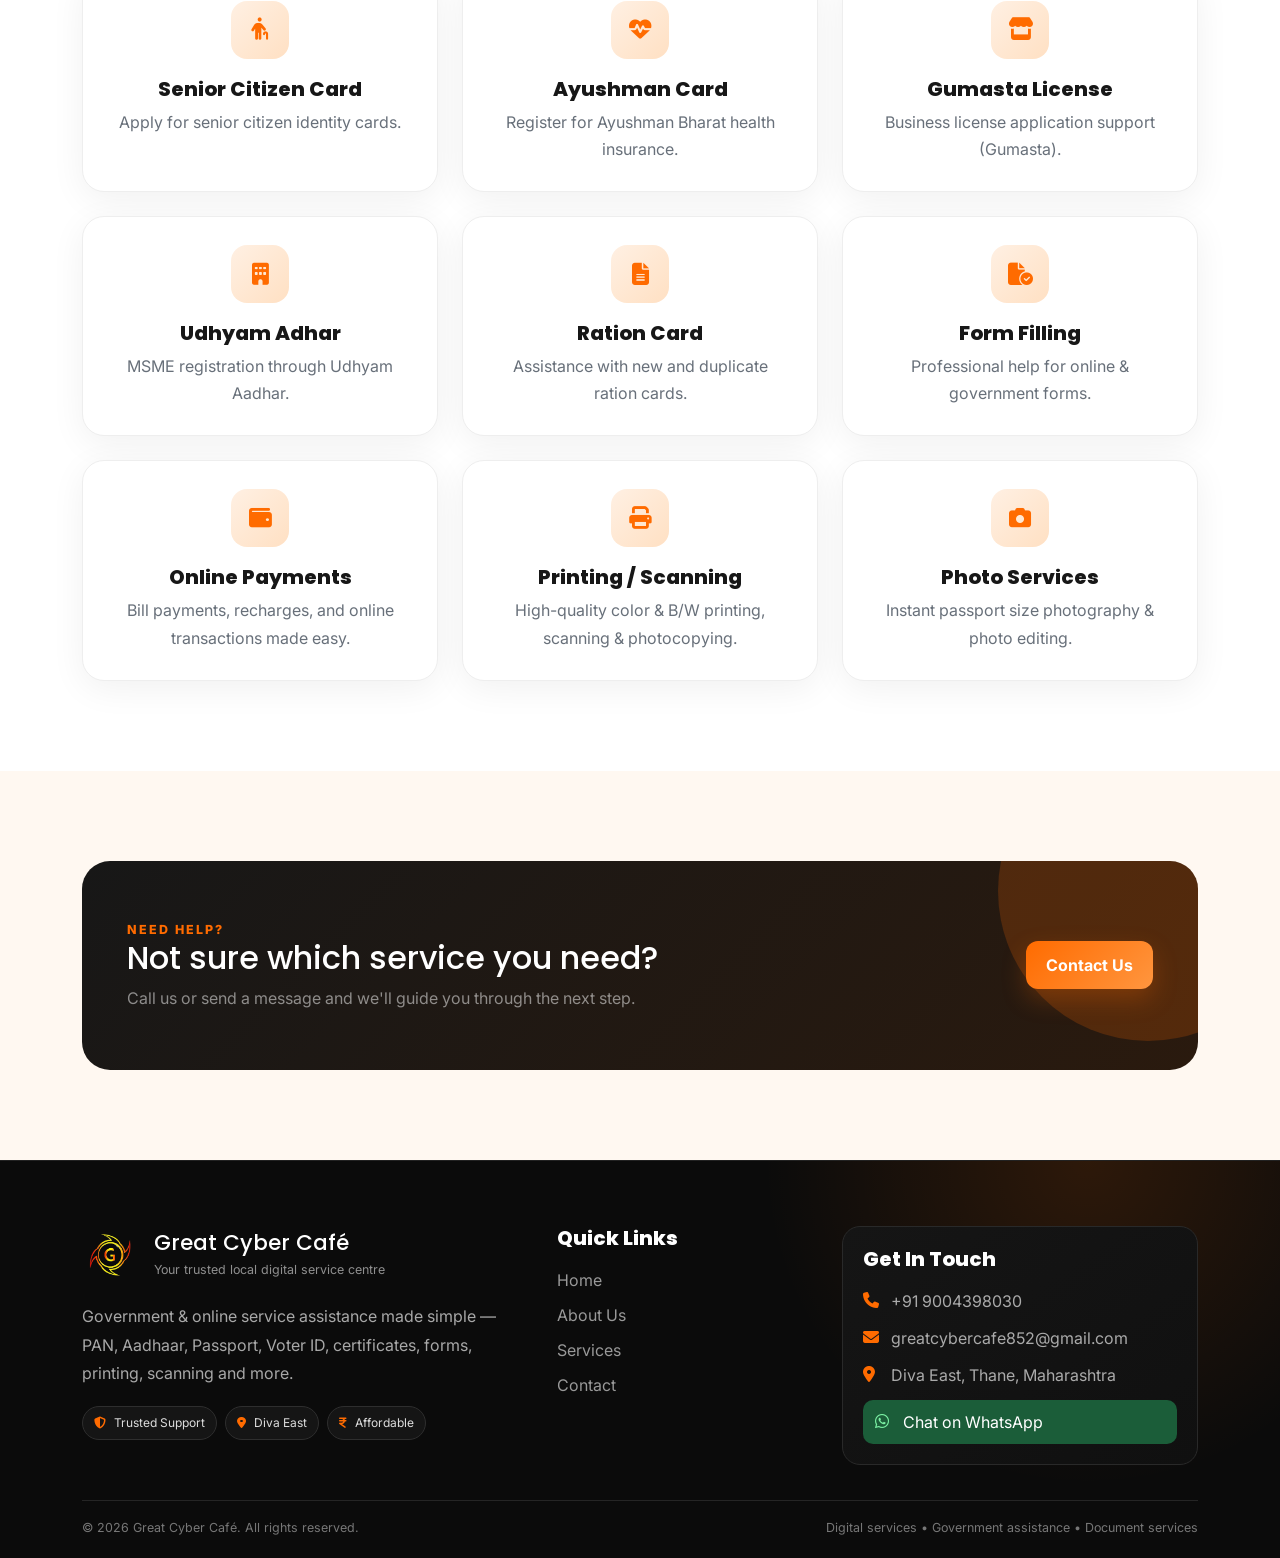
<file: services.html>
<!doctype html><html lang="en"><head><meta charset="utf-8"><meta name="viewport" content="width=device-width,initial-scale=1"><title>Services | Great Cyber Café</title><meta name="description" content="Great Cyber Café - reliable digital and online services in Diva East, Thane."><link rel="icon" href="images/icon.png"><link rel="stylesheet" href="https://cdn.jsdelivr.net/npm/bootstrap@5.3.3/dist/css/bootstrap.min.css"><link rel="stylesheet" href="https://cdnjs.cloudflare.com/ajax/libs/font-awesome/6.6.0/css/all.min.css"><link rel="stylesheet" href="styles.css"></head><body><nav class="navbar navbar-expand-lg navbar-dark"><div class="container">
<a class="navbar-brand" href="index.html">Great <span>Cyber Café</span></a>
<button class="navbar-toggler" type="button" data-bs-toggle="collapse" data-bs-target="#nav"><span class="navbar-toggler-icon"></span></button>
<div class="collapse navbar-collapse" id="nav"><ul class="navbar-nav ms-auto">
<li class="nav-item"><a class="nav-link" href="index.html">Home</a></li><li class="nav-item"><a class="nav-link" href="about.html">About</a></li><li class="nav-item"><a class="nav-link" href="services.html">Services</a></li><li class="nav-item"><a class="nav-link" href="contact.html">Contact</a></li>
</ul></div></div></nav>
<section class="page-hero"><div class="container position-relative" style="z-index:1"><div class="reveal"><div class="eyebrow">Our Services</div><h1>One place for your everyday digital needs.</h1><p>From government documents to printing, forms and online assistance — explore the services available at Great Cyber Café.</p></div></div></section>
<section class="section"><div class="container"><div class="section-heading reveal"><div class="eyebrow">What We Offer</div><h2>Simple services. Professional support.</h2><p>Choose what you need and contact us if you want help with the process.</p></div><div class="row g-4"><div class="col-12 col-sm-6 col-lg-4 reveal delay-1">
<div class="service-card"><div class="icon-box"><i class="fas fa-passport"></i></div><h5>Passport</h5><p>Apply for or renew your passport with expert help.</p></div></div>
<div class="col-12 col-sm-6 col-lg-4 reveal delay-2">
<div class="service-card"><div class="icon-box"><i class="fas fa-id-card"></i></div><h5>Adhar Card</h5><p>Link, update or apply for Aadhar services.</p></div></div>
<div class="col-12 col-sm-6 col-lg-4 reveal delay-3">
<div class="service-card"><div class="icon-box"><i class="fas fa-credit-card"></i></div><h5>Pan Card</h5><p>New PAN card applications and corrections handled.</p></div></div>
<div class="col-12 col-sm-6 col-lg-4 reveal delay-1">
<div class="service-card"><div class="icon-box"><i class="fas fa-person-booth"></i></div><h5>Voter ID</h5><p>Register for voter ID or correct existing details.</p></div></div>
<div class="col-12 col-sm-6 col-lg-4 reveal delay-2">
<div class="service-card"><div class="icon-box"><i class="fas fa-car"></i></div><h5>Driving License</h5><p>Assistance for new licenses and renewals.</p></div></div>
<div class="col-12 col-sm-6 col-lg-4 reveal delay-3">
<div class="service-card"><div class="icon-box"><i class="fas fa-file-signature"></i></div><h5>Gazette</h5><p>Submit name change and official gazette applications.</p></div></div>
<div class="col-12 col-sm-6 col-lg-4 reveal delay-1">
<div class="service-card"><div class="icon-box"><i class="fas fa-briefcase"></i></div><h5>E-shram Card</h5><p>Registration and updates for E-shram workers.</p></div></div>
<div class="col-12 col-sm-6 col-lg-4 reveal delay-2">
<div class="service-card"><div class="icon-box"><i class="fas fa-indian-rupee-sign"></i></div><h5>Income Certificate</h5><p>Apply for income certificate online and offline.</p></div></div>
<div class="col-12 col-sm-6 col-lg-4 reveal delay-3">
<div class="service-card"><div class="icon-box"><i class="fas fa-house"></i></div><h5>Domicile Certificate</h5><p>Proof of residence certificate made easy.</p></div></div>
<div class="col-12 col-sm-6 col-lg-4 reveal delay-1">
<div class="service-card"><div class="icon-box"><i class="fas fa-person-cane"></i></div><h5>Senior Citizen Card</h5><p>Apply for senior citizen identity cards.</p></div></div>
<div class="col-12 col-sm-6 col-lg-4 reveal delay-2">
<div class="service-card"><div class="icon-box"><i class="fas fa-heart-pulse"></i></div><h5>Ayushman Card</h5><p>Register for Ayushman Bharat health insurance.</p></div></div>
<div class="col-12 col-sm-6 col-lg-4 reveal delay-3">
<div class="service-card"><div class="icon-box"><i class="fas fa-store"></i></div><h5>Gumasta License</h5><p>Business license application support (Gumasta).</p></div></div>
<div class="col-12 col-sm-6 col-lg-4 reveal delay-1">
<div class="service-card"><div class="icon-box"><i class="fas fa-building"></i></div><h5>Udhyam Adhar</h5><p>MSME registration through Udhyam Aadhar.</p></div></div>
<div class="col-12 col-sm-6 col-lg-4 reveal delay-2">
<div class="service-card"><div class="icon-box"><i class="fas fa-file-lines"></i></div><h5>Ration Card</h5><p>Assistance with new and duplicate ration cards.</p></div></div>
<div class="col-12 col-sm-6 col-lg-4 reveal delay-3">
<div class="service-card"><div class="icon-box"><i class="fas fa-file-circle-check"></i></div><h5>Form Filling</h5><p>Professional help for online & government forms.</p></div></div>
<div class="col-12 col-sm-6 col-lg-4 reveal delay-1">
<div class="service-card"><div class="icon-box"><i class="fas fa-wallet"></i></div><h5>Online Payments</h5><p>Bill payments, recharges, and online transactions made easy.</p></div></div>
<div class="col-12 col-sm-6 col-lg-4 reveal delay-2">
<div class="service-card"><div class="icon-box"><i class="fas fa-print"></i></div><h5>Printing / Scanning</h5><p>High-quality color & B/W printing, scanning & photocopying.</p></div></div>
<div class="col-12 col-sm-6 col-lg-4 reveal delay-3">
<div class="service-card"><div class="icon-box"><i class="fas fa-camera"></i></div><h5>Photo Services</h5><p>Instant passport size photography & photo editing.</p></div></div></div></div></section>
<section class="section section-soft"><div class="container"><div class="cta reveal"><div class="row align-items-center position-relative" style="z-index:1"><div class="col-lg-8"><div class="eyebrow">Need Help?</div><h2>Not sure which service you need?</h2><p class="text-white-50 mb-0">Call us or send a message and we'll guide you through the next step.</p></div><div class="col-lg-4 text-lg-end mt-4 mt-lg-0"><a href="contact.html" class="btn btn-orange">Contact Us</a></div></div></div></div></section>
<footer class="site-footer">
<div class="container">
  <div class="footer-main row g-4">
    <div class="col-lg-5 footer-brand-col">
      <div class="footer-brand-row"><img src="images/logo-removebg-preview.png" class="footer-logo" alt="Great Cyber Café logo"><div><h3>Great Cyber Café</h3><span>Your trusted local digital service centre</span></div></div>
      <p class="footer-about">Government & online service assistance made simple — PAN, Aadhaar, Passport, Voter ID, certificates, forms, printing, scanning and more.</p>
      <div class="footer-badges"><span><i class="fas fa-shield-halved"></i> Trusted Support</span><span><i class="fas fa-location-dot"></i> Diva East</span><span><i class="fas fa-indian-rupee-sign"></i> Affordable</span></div>
    </div>
    <div class="col-sm-6 col-lg-3 footer-links-col">
      <h5>Quick Links</h5>
      <ul class="footer-links"><li><a href="index.html">Home</a></li><li><a href="about.html">About Us</a></li><li><a href="services.html">Services</a></li><li><a href="contact.html">Contact</a></li></ul>
    </div>

    <div class="col-lg-4 footer-contact-col">
      <div class="footer-contact-box">
        <h5>Get In Touch</h5>
        <a href="tel:+919004398030"><i class="fas fa-phone"></i><span>+91 9004398030</span></a>
        <a href="mailto:greatcybercafe852@gmail.com"><i class="fas fa-envelope"></i><span>greatcybercafe852@gmail.com</span></a>
        <p><i class="fas fa-location-dot"></i><span>Diva East, Thane, Maharashtra</span></p>
        <a class="footer-whatsapp" href="https://wa.me/919004398030?text=Hello%20Great%20Cyber%20Caf%C3%A9,%20I%20need%20help%20with%20a%20digital%20service." target="_blank" rel="noopener"><i class="fab fa-whatsapp"></i> Chat on WhatsApp</a>
      </div>
    </div>
  </div>
  <div class="footer-bottom"><span>© <span id="year"></span> Great Cyber Café. All rights reserved.</span><span>Digital services • Government assistance • Document services</span></div>
</div></footer>
<a class="whatsapp-float" href="https://wa.me/919004398030?text=Hello%20Great%20Cyber%20Caf%C3%A9,%20I%20need%20help%20with%20a%20digital%20service." target="_blank" rel="noopener" aria-label="Chat with Great Cyber Café on WhatsApp"><i class="fab fa-whatsapp"></i><span>Chat with us</span></a><script src="https://cdn.jsdelivr.net/npm/bootstrap@5.3.3/dist/js/bootstrap.bundle.min.js"></script><script src="script.js"></script></body></html>
</file>
<file: styles.css>
@import url('https://fonts.googleapis.com/css2?family=Inter:wght@400;500;600;700;800&family=Poppins:wght@600;700;800&display=swap');
:root{--orange:#ff6b00;--orange2:#ff963f;--dark:#101010;--dark2:#191919;--cream:#fff8f1;--muted:#68707a;--white:#fff;--green:#25d366;--shadow:0 18px 55px rgba(17,17,17,.10);--radius:22px}
*{box-sizing:border-box}html{scroll-behavior:smooth}body{margin:0;font-family:Inter,sans-serif;color:#171717;background:#fff;overflow-x:hidden}h1,h2,h3,h4,h5,.navbar-brand{font-family:Poppins,sans-serif}a{text-decoration:none}
.navbar{background:rgba(16,16,16,.97)!important;backdrop-filter:blur(12px);padding:13px 0;position:sticky;top:0;z-index:1000;border-bottom:1px solid rgba(255,255,255,.08)}.navbar-brand{font-weight:800;letter-spacing:-.4px}.navbar-brand span{color:var(--orange)}.nav-link{color:#eee!important;font-weight:600;margin-left:14px;position:relative}.nav-link:after{content:"";position:absolute;left:14px;right:14px;bottom:3px;height:2px;background:var(--orange);transform:scaleX(0);transform-origin:left;transition:.3s}.nav-link:hover:after,.nav-link.active:after{transform:scaleX(1)}.nav-link:hover{color:#fff!important}.navbar-toggler{border-color:rgba(255,255,255,.25)}.navbar-toggler:focus{box-shadow:0 0 0 .2rem rgba(255,107,0,.25)}
.btn-orange{background:linear-gradient(135deg,var(--orange),var(--orange2));color:#fff;border:0;border-radius:12px;padding:12px 20px;font-weight:700;box-shadow:0 10px 25px rgba(255,107,0,.25);transition:.3s}.btn-orange:hover{color:#fff;transform:translateY(-3px);box-shadow:0 15px 30px rgba(255,107,0,.35)}.btn-whatsapp{background:var(--green);color:#fff;border:0;border-radius:12px;padding:12px 20px;font-weight:700;box-shadow:0 10px 25px rgba(37,211,102,.22);transition:.3s}.btn-whatsapp:hover{color:#fff;transform:translateY(-3px);background:#1fbd5b}
.hero{min-height:calc(100vh - 70px);display:flex;align-items:center;position:relative;color:#fff}.hero-cafe{background:url('images/moder.jpg') center/cover no-repeat}.hero-overlay{position:absolute;inset:0;background:linear-gradient(90deg,rgba(7,7,7,.94) 0%,rgba(7,7,7,.80) 42%,rgba(7,7,7,.42) 75%,rgba(7,7,7,.28) 100%)}.hero:after{content:"";position:absolute;inset:0;background:radial-gradient(circle at 82% 30%,rgba(255,107,0,.28),transparent 30%)}.hero-content{position:relative;z-index:1;max-width:760px;padding:90px 0}.badge-orange{display:inline-flex;align-items:center;gap:8px;background:rgba(255,107,0,.15);border:1px solid rgba(255,167,95,.45);color:#ffc18d;border-radius:999px;padding:9px 15px;font-weight:700;font-size:.88rem;margin-bottom:20px}.hero h1{font-size:clamp(2.7rem,6vw,5.6rem);line-height:1.02;letter-spacing:-2.5px;margin:0 0 22px}.hero h1 span{color:var(--orange)}.hero p{font-size:1.1rem;line-height:1.8;color:#eee;max-width:670px}.hero-actions{display:flex;gap:12px;flex-wrap:wrap;margin-top:30px}.hero-trust{display:flex;gap:20px;flex-wrap:wrap;margin-top:26px;color:#eee;font-size:.9rem}.hero-trust i{color:#ff9b51;margin-right:6px}
.section{padding:90px 0}.section-soft{background:var(--cream)}.section-dark{background:var(--dark);color:#fff}.section-heading{text-align:center;max-width:760px;margin:0 auto 48px}.eyebrow{color:var(--orange);font-weight:800;text-transform:uppercase;letter-spacing:2px;font-size:.78rem}.section-heading h2{font-size:clamp(2rem,4vw,3.2rem);margin:8px 0 12px;letter-spacing:-1px}.section-heading p{color:var(--muted);line-height:1.75}
.feature-card,.service-card,.contact-card,.stat-card{background:#fff;border:1px solid #eee;border-radius:var(--radius);box-shadow:0 8px 35px rgba(0,0,0,.06);height:100%;transition:transform .35s ease,box-shadow .35s ease,border-color .35s ease}.feature-card:hover,.service-card:hover,.contact-card:hover,.stat-card:hover{transform:translateY(-8px);box-shadow:var(--shadow);border-color:rgba(255,107,0,.25)}.feature-card{padding:30px}.icon-box{width:58px;height:58px;display:grid;place-items:center;border-radius:16px;background:linear-gradient(135deg,#fff0e3,#ffe0c3);color:var(--orange);font-size:1.4rem;margin-bottom:20px}.feature-card h4,.service-card h5{font-weight:800}.feature-card p,.service-card p{color:var(--muted);line-height:1.7;margin-bottom:0}.service-card{padding:28px;text-align:center}.service-card .icon-box{margin:0 auto 18px}
.stats-wrap{background:linear-gradient(135deg,var(--orange),#ff8f32);border-radius:28px;padding:25px;color:#fff;box-shadow:0 20px 50px rgba(255,107,0,.25)}.stat-card{background:rgba(255,255,255,.12);border-color:rgba(255,255,255,.2);box-shadow:none;color:#fff;text-align:center;padding:25px}.stat-card:hover{background:rgba(255,255,255,.18);box-shadow:none}.stat-number{font-family:Poppins;font-size:2.5rem;font-weight:800}.stat-label{opacity:.9;font-weight:600}
.page-hero{padding:95px 0;background:linear-gradient(135deg,#171717 0%,#242424 58%,#3a210f 100%);color:#fff;position:relative;overflow:hidden}.page-hero:after{content:"";position:absolute;width:360px;height:360px;border-radius:50%;background:rgba(255,107,0,.18);right:-100px;top:-150px}.page-hero-civic{background:linear-gradient(135deg,#111 0%,#252525 55%,#2e2118 100%)}.page-hero h1{font-size:clamp(2.3rem,5vw,4.2rem);letter-spacing:-1.5px}.page-hero p{color:#d5d5d5;max-width:680px;line-height:1.8}
.about-image{width:100%;height:500px;object-fit:cover;border-radius:28px;box-shadow:var(--shadow)}.image-card{position:relative;border-radius:28px;overflow:hidden}.image-card:after{content:"";position:absolute;inset:auto 0 0;height:120px;background:linear-gradient(transparent,rgba(0,0,0,.5))}.owner-photo{width:230px;height:230px;object-fit:cover;border-radius:50%;border:8px solid #fff;box-shadow:0 15px 45px rgba(0,0,0,.12)}.why-box{padding:25px;border-radius:18px;background:#fff;border:1px solid #eee;height:100%;transition:.3s}.why-box:hover{transform:translateY(-5px);border-color:#ffd1ae}.why-box i{color:var(--orange);font-size:1.5rem;margin-bottom:15px}.mini-points{display:grid;gap:12px;margin-top:22px}.mini-points div{display:flex;align-items:center;gap:12px;font-weight:600}.mini-points i{width:38px;height:38px;display:grid;place-items:center;background:#fff0e3;color:var(--orange);border-radius:10px}
.certificate-grid{align-items:stretch}.certificate-card{height:100%;background:#fff;border:1px solid #ececec;border-radius:20px;overflow:hidden;box-shadow:0 10px 35px rgba(0,0,0,.07);transition:.35s}.certificate-card:hover{transform:translateY(-8px);box-shadow:var(--shadow);border-color:#ffd0ad}.certificate-image{height:260px;background:#f7f7f7;display:flex;align-items:center;justify-content:center;padding:14px;overflow:hidden}.certificate-image img{width:100%;height:100%;object-fit:contain;transition:.45s}.certificate-card:hover .certificate-image img{transform:scale(1.03)}.certificate-info{padding:20px}.certificate-info span{font-size:.75rem;text-transform:uppercase;letter-spacing:1.3px;color:var(--orange);font-weight:800}.certificate-info h5{margin:6px 0 7px;font-weight:800}.certificate-info p{color:var(--muted);margin:0;line-height:1.6}.certificate-info a{color:var(--orange);font-weight:700;font-size:.9rem}.certificate-info a i{margin-left:4px}.certificate-large .certificate-image{height:390px}
.cta{border-radius:28px;background:linear-gradient(135deg,#171717,#2a1a0e);color:#fff;padding:60px 45px;position:relative;overflow:hidden}.cta:after{content:"";position:absolute;width:300px;height:300px;background:rgba(255,107,0,.2);border-radius:50%;right:-100px;top:-120px}.contact-card{padding:30px}.contact-card i{color:var(--orange);width:25px}.form-control,.form-select{border-radius:12px;padding:12px 15px;border:1px solid #ddd}.form-control:focus,.form-select:focus{border-color:var(--orange);box-shadow:0 0 0 .2rem rgba(255,107,0,.12)}.map-frame{border:0;border-radius:18px;width:100%;min-height:330px}
.site-footer{background:radial-gradient(circle at 85% 0%,rgba(255,107,0,.14),transparent 28%),#0b0b0b;color:#a8a8a8;padding:65px 0 20px;border-top:1px solid #222}.footer-main{padding-bottom:35px}.footer-brand-row{display:flex;align-items:center;gap:14px}.footer-brand-row h3{color:#fff;margin:0;font-size:1.35rem}.footer-brand-row span{font-size:.78rem;color:#8f8f8f}.footer-logo{width:58px;height:58px;object-fit:contain}.footer-about{max-width:470px;line-height:1.8;margin:18px 0}.footer-badges{display:flex;gap:8px;flex-wrap:wrap}.footer-badges span{border:1px solid #2e2e2e;background:#151515;border-radius:999px;padding:7px 11px;font-size:.75rem;color:#ddd}.footer-badges i{color:var(--orange);margin-right:5px}.site-footer h5{color:#fff;font-weight:800;margin-bottom:18px}.footer-links{list-style:none;padding:0;margin:0}.footer-links li{margin-bottom:11px}.footer-links a{color:#999;transition:.25s}.footer-links a:hover{color:#ff8b3d;padding-left:4px}.footer-contact-box{background:linear-gradient(145deg,#151515,#101010);border:1px solid #292929;border-radius:18px;padding:20px}.footer-contact-box>a,.footer-contact-box>p{display:flex;gap:10px;align-items:flex-start;color:#aaa;margin:0 0 13px;line-height:1.5}.footer-contact-box>a:hover{color:#fff}.footer-contact-box i{color:var(--orange);width:18px;margin-top:3px}.footer-contact-box .footer-whatsapp{background:#1b5d39;color:#fff;border-radius:10px;padding:10px 12px;margin:5px 0 0}.footer-contact-box .footer-whatsapp i{color:#7bf0a3}.footer-bottom{border-top:1px solid #252525;padding-top:18px;display:flex;justify-content:space-between;gap:15px;flex-wrap:wrap;font-size:.78rem;color:#777}.whatsapp-float{position:fixed;right:22px;bottom:22px;width:58px;height:58px;border-radius:50%;background:var(--green);color:#fff;display:grid;place-items:center;font-size:29px;z-index:1100;box-shadow:0 10px 30px rgba(0,0,0,.25);animation:waPulse 2.2s infinite}.whatsapp-float span{position:absolute;right:68px;white-space:nowrap;background:#111;color:#fff;padding:8px 11px;border-radius:9px;font-size:.75rem;font-weight:700;opacity:0;transform:translateX(5px);pointer-events:none;transition:.25s}.whatsapp-float:hover{color:#fff;transform:scale(1.06)}.whatsapp-float:hover span{opacity:1;transform:none}@keyframes waPulse{0%,100%{box-shadow:0 0 0 0 rgba(37,211,102,.35),0 10px 30px rgba(0,0,0,.25)}50%{box-shadow:0 0 0 12px rgba(37,211,102,0),0 10px 30px rgba(0,0,0,.25)}}
.reveal{opacity:0;transform:translateY(28px);transition:opacity .75s ease,transform .75s ease}.reveal.show{opacity:1;transform:none}.reveal-left{opacity:0;transform:translateX(-35px);transition:opacity .8s ease,transform .8s ease}.reveal-left.show{opacity:1;transform:none}.reveal-right{opacity:0;transform:translateX(35px);transition:opacity .8s ease,transform .8s ease}.reveal-right.show{opacity:1;transform:none}.delay-1{transition-delay:.12s}.delay-2{transition-delay:.24s}.delay-3{transition-delay:.36s}
@media(max-width:991px){.navbar{position:relative}.nav-link{margin-left:0;padding:11px 0}.nav-link:after{left:0;right:auto;width:28px}.hero{min-height:680px}.hero-content{padding:65px 0}.section{padding:70px 0}.about-image{height:420px}.certificate-large .certificate-image{height:330px}}
@media(max-width:575px){.hero{min-height:690px;background-position:65% center}.hero h1{letter-spacing:-1.4px}.hero p{font-size:1rem}.hero-actions .btn{width:100%}.hero-trust{display:grid;gap:9px}.page-hero{padding:70px 0}.section{padding:58px 0}.about-image{height:330px}.cta{padding:40px 24px}.service-card,.feature-card{padding:22px}.stats-wrap{border-radius:20px}.stat-card{padding:18px}.stat-number{font-size:2rem}.certificate-image,.certificate-large .certificate-image{height:300px}.footer-bottom{display:block}.footer-bottom span{display:block;margin-bottom:6px}.whatsapp-float{right:16px;bottom:16px;width:55px;height:55px}.whatsapp-float span{display:none}}

/* Final responsive polish */
html, body { max-width: 100%; overflow-x: hidden; }
img, iframe { max-width: 100%; }
.container { width: 100%; }
.map-actions { margin: 0 0 14px; }
.map-direction-btn { display:inline-flex; align-items:center; gap:8px; padding:10px 15px; border-radius:10px; background:var(--orange); color:#fff; text-decoration:none; font-weight:700; transition:.25s ease; }
.map-direction-btn:hover { color:#fff; background:#e95f00; transform:translateY(-2px); }
.footer-main { align-items: stretch; }
.footer-brand-col, .footer-links-col, .footer-contact-col { min-width:0; }
.footer-contact-box { height:100%; }
@media (max-width: 991.98px) {
  .navbar .container { padding-left: 20px; padding-right: 20px; }
  .navbar-collapse { padding: 12px 0 8px; }
  .footer-contact-box { margin-top: 4px; }
}
@media (max-width: 767.98px) {
  .section-heading { margin-bottom: 32px; }
  .hero-content { max-width: 100%; }
  .hero-actions { flex-direction: column; align-items: stretch; }
  .hero-actions .btn { width: 100%; justify-content: center; }
  .footer-main { row-gap: 30px !important; }
  .footer-brand-col, .footer-links-col, .footer-contact-col { width: 100%; }
  .footer-links-col { padding-left: 12px; }
  .footer-contact-box { padding: 18px; }
  .footer-contact-box > a, .footer-contact-box > p { overflow-wrap: anywhere; }
  .map-frame { min-height: 300px; }
}
@media (max-width: 575.98px) {
  .navbar-brand { font-size: 1rem; }
  .hero { min-height: 650px; }
  .hero-content { padding: 48px 0; }
  .hero h1 { font-size: clamp(2.3rem, 12vw, 3.5rem); }
  .section { padding: 52px 0; }
  .page-hero h1 { font-size: 2.3rem; }
  .about-image { height: 290px; }
  .map-frame { min-height: 270px; }
  .footer-brand-row { align-items: flex-start; }
  .footer-logo { flex: 0 0 52px; }
}
</file>
